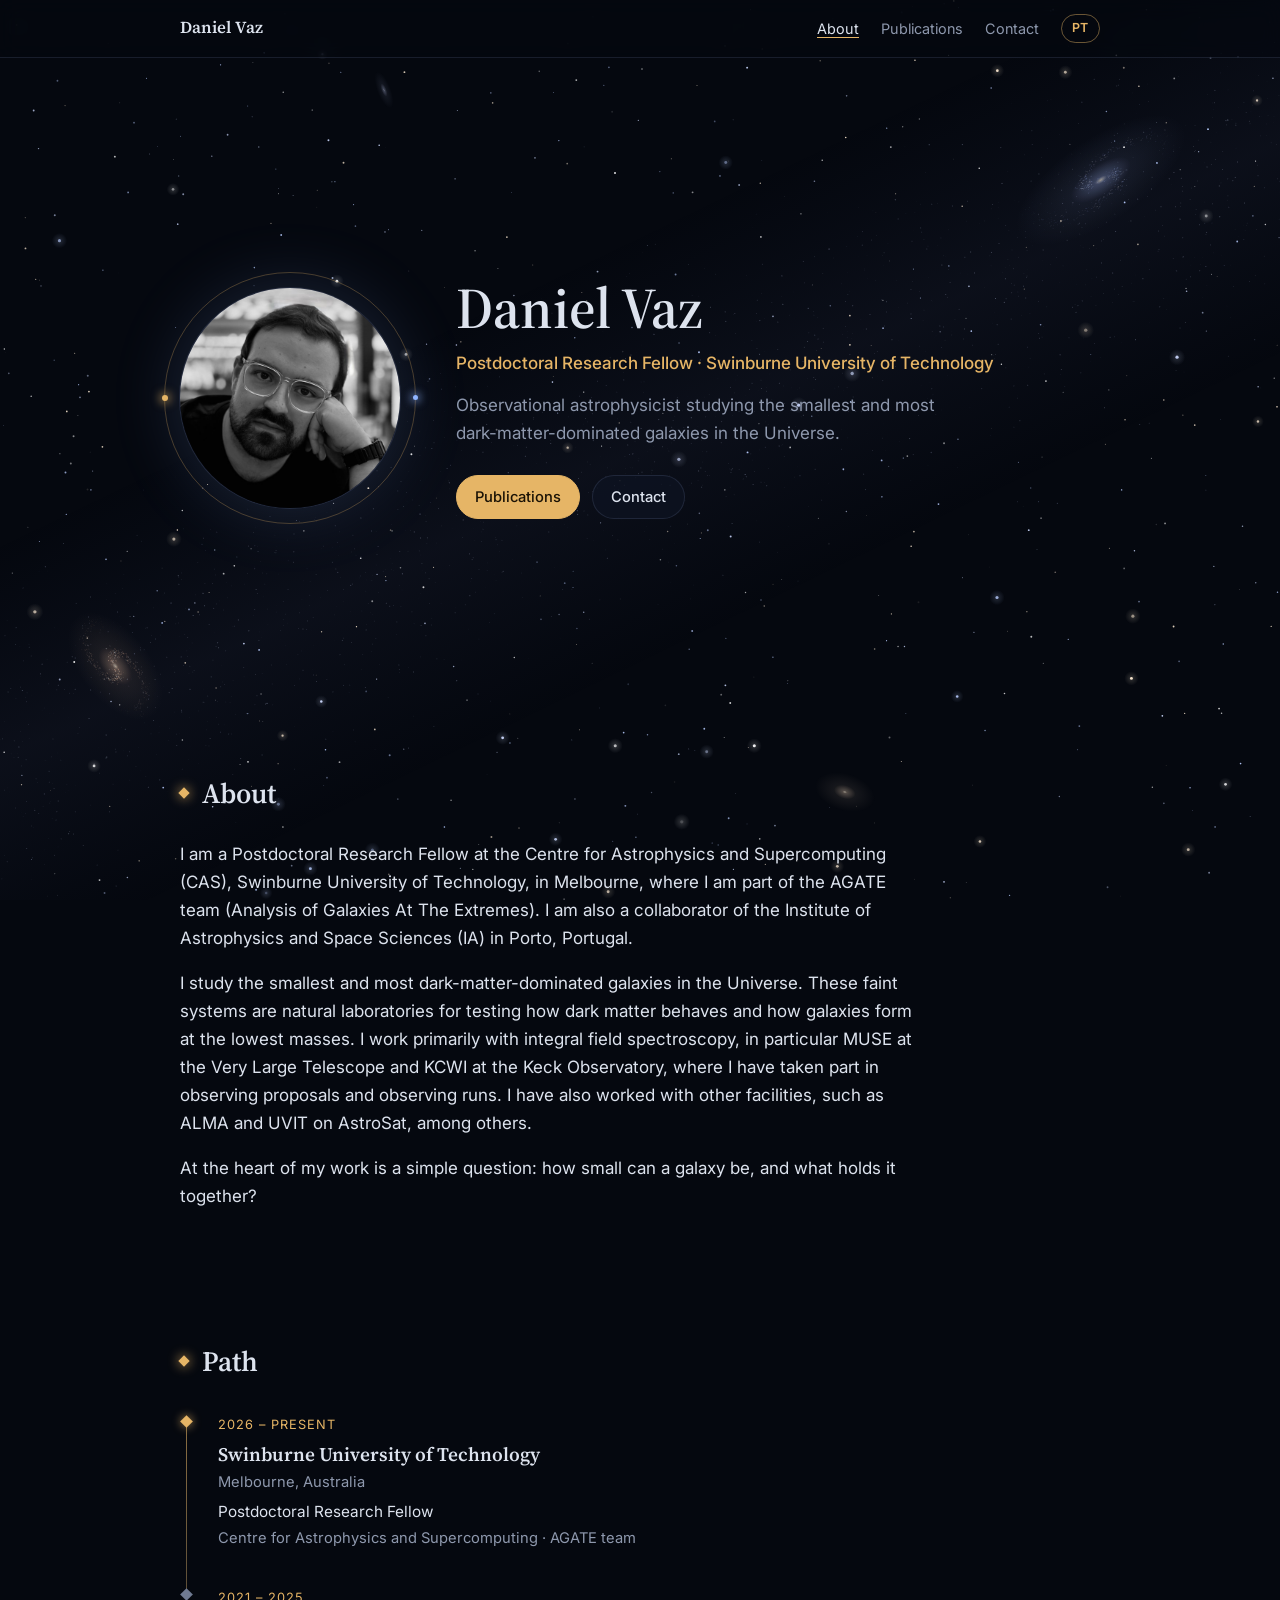
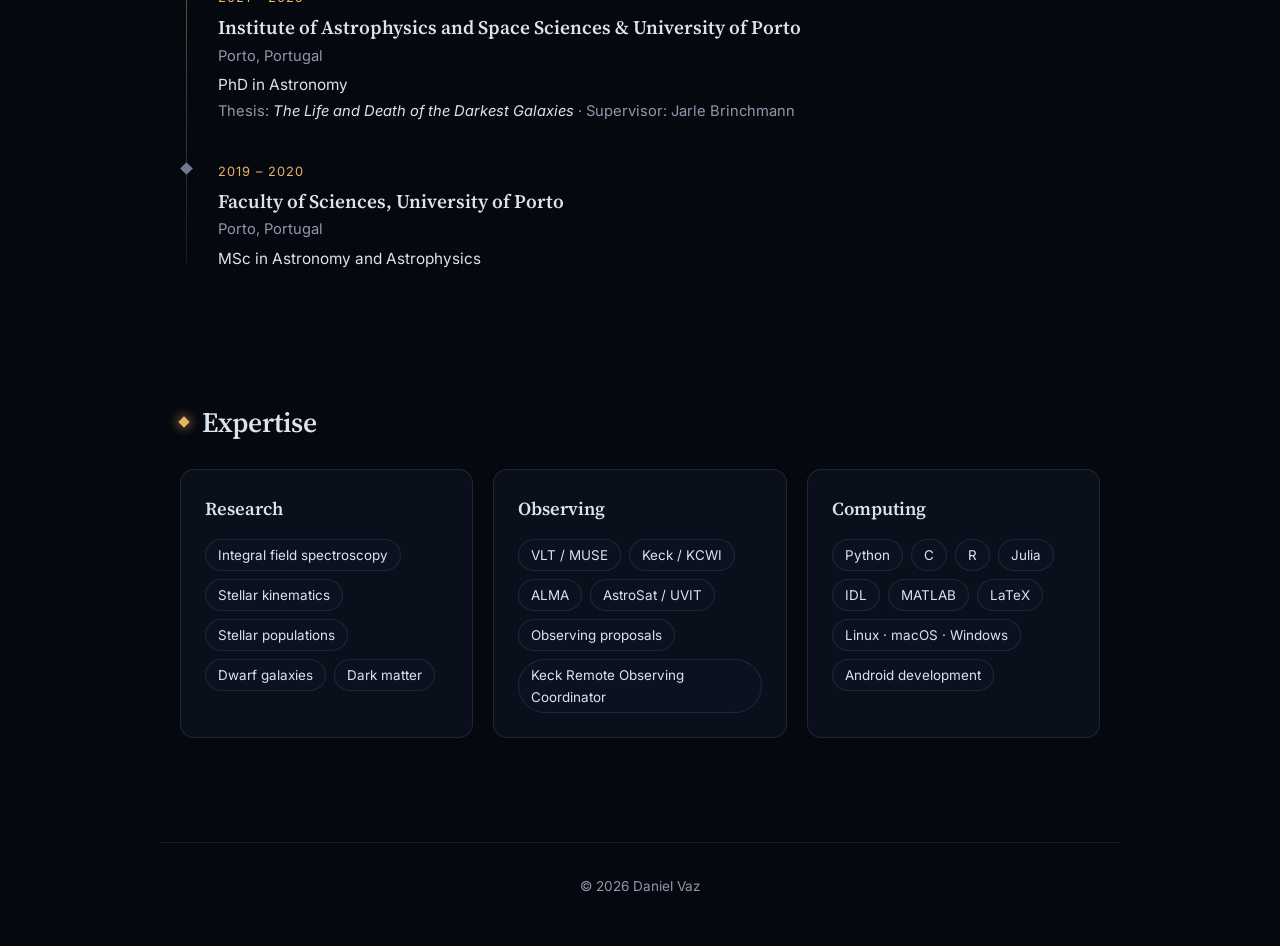
<file: index.html>
<!DOCTYPE html>

<html lang="en">
<head>
<meta charset="utf-8"/>
<meta content="width=device-width, initial-scale=1" name="viewport"/>

<title>Daniel Vaz — Astrophysicist | Swinburne University of Technology</title>
<meta content="Daniel Vaz is an astrophysicist and Postdoctoral Research Fellow at Swinburne University of Technology, Melbourne. He studies the smallest and most dark-matter-dominated galaxies in the Universe using integral field spectroscopy." name="description"/>
<meta content="Daniel Vaz" name="author"/>
<link href="https://d-vaz.github.io/" rel="canonical"/>
<link href="https://d-vaz.github.io/" hreflang="en" rel="alternate"/>
<link href="https://d-vaz.github.io/pt/" hreflang="pt" rel="alternate"/>
<link href="https://d-vaz.github.io/" hreflang="x-default" rel="alternate"/>
<meta content="Daniel Vaz — Astrophysicist | Swinburne University of Technology" property="og:title"/>
<meta content="Daniel Vaz is an astrophysicist and Postdoctoral Research Fellow at Swinburne University of Technology, Melbourne. He studies the smallest and most dark-matter-dominated galaxies in the Universe using integral field spectroscopy." property="og:description"/>
<meta content="profile" property="og:type"/>
<meta content="https://d-vaz.github.io/" property="og:url"/>
<meta content="https://d-vaz.github.io/images/daniel-vaz.jpg" property="og:image"/>
<meta content="en_GB" property="og:locale"/>
<meta content="summary" name="twitter:card"/>
<script type="application/ld+json">
{
  "@context": "https://schema.org",
  "@type": "Person",
  "name": "Daniel Vaz",
  "alternateName": [
    "Daniel A. D. Vaz"
  ],
  "url": "https://d-vaz.github.io/",
  "image": "https://d-vaz.github.io/images/daniel-vaz.jpg",
  "jobTitle": "Postdoctoral Research Fellow",
  "description": "Astrophysicist studying the smallest and most dark-matter-dominated galaxies in the Universe.",
  "worksFor": {
    "@type": "Organization",
    "name": "Swinburne University of Technology",
    "department": {
      "@type": "Organization",
      "name": "Centre for Astrophysics and Supercomputing"
    }
  },
  "affiliation": [
    {
      "@type": "Organization",
      "name": "Swinburne University of Technology"
    },
    {
      "@type": "Organization",
      "name": "Instituto de Astrofísica e Ciências do Espaço"
    }
  ],
  "alumniOf": [
    {
      "@type": "CollegeOrUniversity",
      "name": "University of Porto"
    }
  ],
  "knowsAbout": [
    "Astrophysics",
    "Astronomy",
    "Dwarf galaxies",
    "Dark matter",
    "Integral field spectroscopy",
    "Stellar kinematics",
    "Stellar populations"
  ],
  "sameAs": [
    "https://orcid.org/0000-0002-8119-6812"
  ],
  "email": "mailto:ddiasvaz@swin.edu.au"
}
</script>

<link href="data:image/svg+xml,%3Csvg xmlns='http://www.w3.org/2000/svg' viewBox='0 0 64 64'%3E%3Cdefs%3E%3CradialGradient id='a' r='50%25'%3E%3Cstop offset='0' stop-color='%23fff6e0'/%3E%3Cstop offset='.55' stop-color='%23e6b566'/%3E%3Cstop offset='1' stop-color='%23e6b566' stop-opacity='0'/%3E%3C/radialGradient%3E%3CradialGradient id='b' r='50%25'%3E%3Cstop offset='0' stop-color='%23eef3ff'/%3E%3Cstop offset='.55' stop-color='%238fb4ff'/%3E%3Cstop offset='1' stop-color='%238fb4ff' stop-opacity='0'/%3E%3C/radialGradient%3E%3C/defs%3E%3Crect width='64' height='64' rx='14' fill='%230b1020'/%3E%3Ccircle cx='32' cy='32' r='20' fill='none' stroke='%23e6b566' stroke-width='2' opacity='.55'/%3E%3Ccircle cx='17.9' cy='46.1' r='11' fill='url%28%23a%29'/%3E%3Ccircle cx='46.1' cy='17.9' r='8' fill='url%28%23b%29'/%3E%3C/svg%3E" rel="icon"/>
<link href="https://fonts.googleapis.com" rel="preconnect"/>
<link crossorigin="" href="https://fonts.gstatic.com" rel="preconnect"/>
<link href="https://fonts.googleapis.com/css2?family=Inter:wght@400;500;600&amp;family=Source+Serif+4:opsz,wght@8..60,500;8..60,600&amp;display=swap" rel="stylesheet"/>
<link href="assets/style.css" rel="stylesheet"/>
</head>
<body>
<canvas aria-hidden="true" id="sky"></canvas>
<nav class="nav">
<div class="nav-inner">
<a class="nav-name" href="index.html">Daniel Vaz</a>
<div class="nav-right">
<ul class="nav-links">
<li><a class="active" href="index.html">About</a></li>
<li><a href="publications.html">Publications</a></li>
<li><a href="contact.html">Contact</a></li>
</ul>
<a class="lang-btn" href="pt/index.html" hreflang="pt">PT</a>

</div>
</div>
</nav>
<main>
<!-- ============ HERO ============ -->
<section class="hero">
<div class="portrait">
<span aria-hidden="true">DV</span>
<img alt="Daniel Vaz, astrophysicist" onerror="this.remove()" src="images/daniel-vaz.jpg"/>
<div aria-hidden="true" class="orbit"></div>
</div>
<div>
<h1>Daniel Vaz</h1>
<p class="role">
Postdoctoral Research Fellow

        · Swinburne University of Technology
      </p>
<p class="tagline">
Observational astrophysicist studying the smallest and most dark-matter-dominated galaxies in the Universe.

</p>
<div class="links">
<a class="btn primary" href="publications.html">Publications</a>
<a class="btn" href="contact.html">Contact</a>
</div>
</div>
</section>
<!-- ============ ABOUT ============ -->
<section class="prose" id="about">
<h2>About</h2>
<div>
<p>I am a Postdoctoral Research Fellow at the Centre for Astrophysics and Supercomputing (CAS), Swinburne University of Technology, in Melbourne, where I am part of the AGATE team (Analysis of Galaxies At The Extremes). I am also a collaborator of the Institute of Astrophysics and Space Sciences (IA) in Porto, Portugal.</p>
<p>I study the smallest and most dark-matter-dominated galaxies in the Universe. These faint systems are natural laboratories for testing how dark matter behaves and how galaxies form at the lowest masses. I work primarily with integral field spectroscopy, in particular MUSE at the Very Large Telescope and KCWI at the Keck Observatory, where I have taken part in observing proposals and observing runs. I have also worked with other facilities, such as ALMA and UVIT on AstroSat, among others.</p>
<p>At the heart of my work is a simple question: how small can a galaxy be, and what holds it together?</p>
</div>

</section>
<!-- ============ TIMELINE ============ -->
<section id="path">
<h2>Path</h2>
<ol class="timeline">
<li>
<span class="tl-date">2026 – present</span>
<h3>Swinburne University of Technology</h3>
<p class="tl-place">Melbourne, Australia</p>
<p class="tl-role">Postdoctoral Research Fellow</p>
<p class="tl-note">Centre for Astrophysics and Supercomputing · AGATE team</p>
</li>
<li class="past">
<span class="tl-date">2021 – 2025</span>
<h3>Institute of Astrophysics and Space Sciences &amp; University of Porto</h3>
<p class="tl-place">Porto, Portugal</p>
<p class="tl-role">PhD in Astronomy</p>
<p class="tl-note">Thesis: <em>The Life and Death of the Darkest Galaxies</em> · Supervisor: Jarle Brinchmann</p>
</li>
<li class="past">
<span class="tl-date">2019 – 2020</span>
<h3>Faculty of Sciences, University of Porto</h3>
<p class="tl-place">Porto, Portugal</p>
<p class="tl-role">MSc in Astronomy and Astrophysics</p>
</li>
</ol>
</section>
<!-- ============ EXPERTISE ============ -->
<section id="expertise">
<h2>Expertise</h2>
<div class="grid">
<article class="card">
<h3>Research</h3>
<ul class="chips">
<li>Integral field spectroscopy</li>
<li>Stellar kinematics</li>
<li>Stellar populations</li>
<li>Dwarf galaxies</li>
<li>Dark matter</li>
</ul>
</article>
<article class="card">
<h3>Observing</h3>
<ul class="chips">
<li>VLT / MUSE</li><li>Keck / KCWI</li><li>ALMA</li><li>AstroSat / UVIT</li>
<li>Observing proposals</li>
<li>Keck Remote Observing Coordinator</li> <!-- TODO: confirm official title -->
</ul>
</article>
<article class="card">
<h3>Computing</h3>
<ul class="chips">
<li>Python</li><li>C</li><li>R</li><li>Julia</li><li>IDL</li><li>MATLAB</li>
<li>LaTeX</li><li>Linux · macOS · Windows</li>
<li>Android development</li>
</ul>
</article>
</div>
</section>
</main>
<footer>© 2026 Daniel Vaz</footer>
<!-- GoatCounter visitor counts: dashboard at https://dvaz.goatcounter.com -->
<script async="" data-goatcounter="https://dvaz.goatcounter.com/count" src="https://gc.zgo.at/count.js"></script>
<script src="assets/site.js"></script>
</body>
</html>
</file>
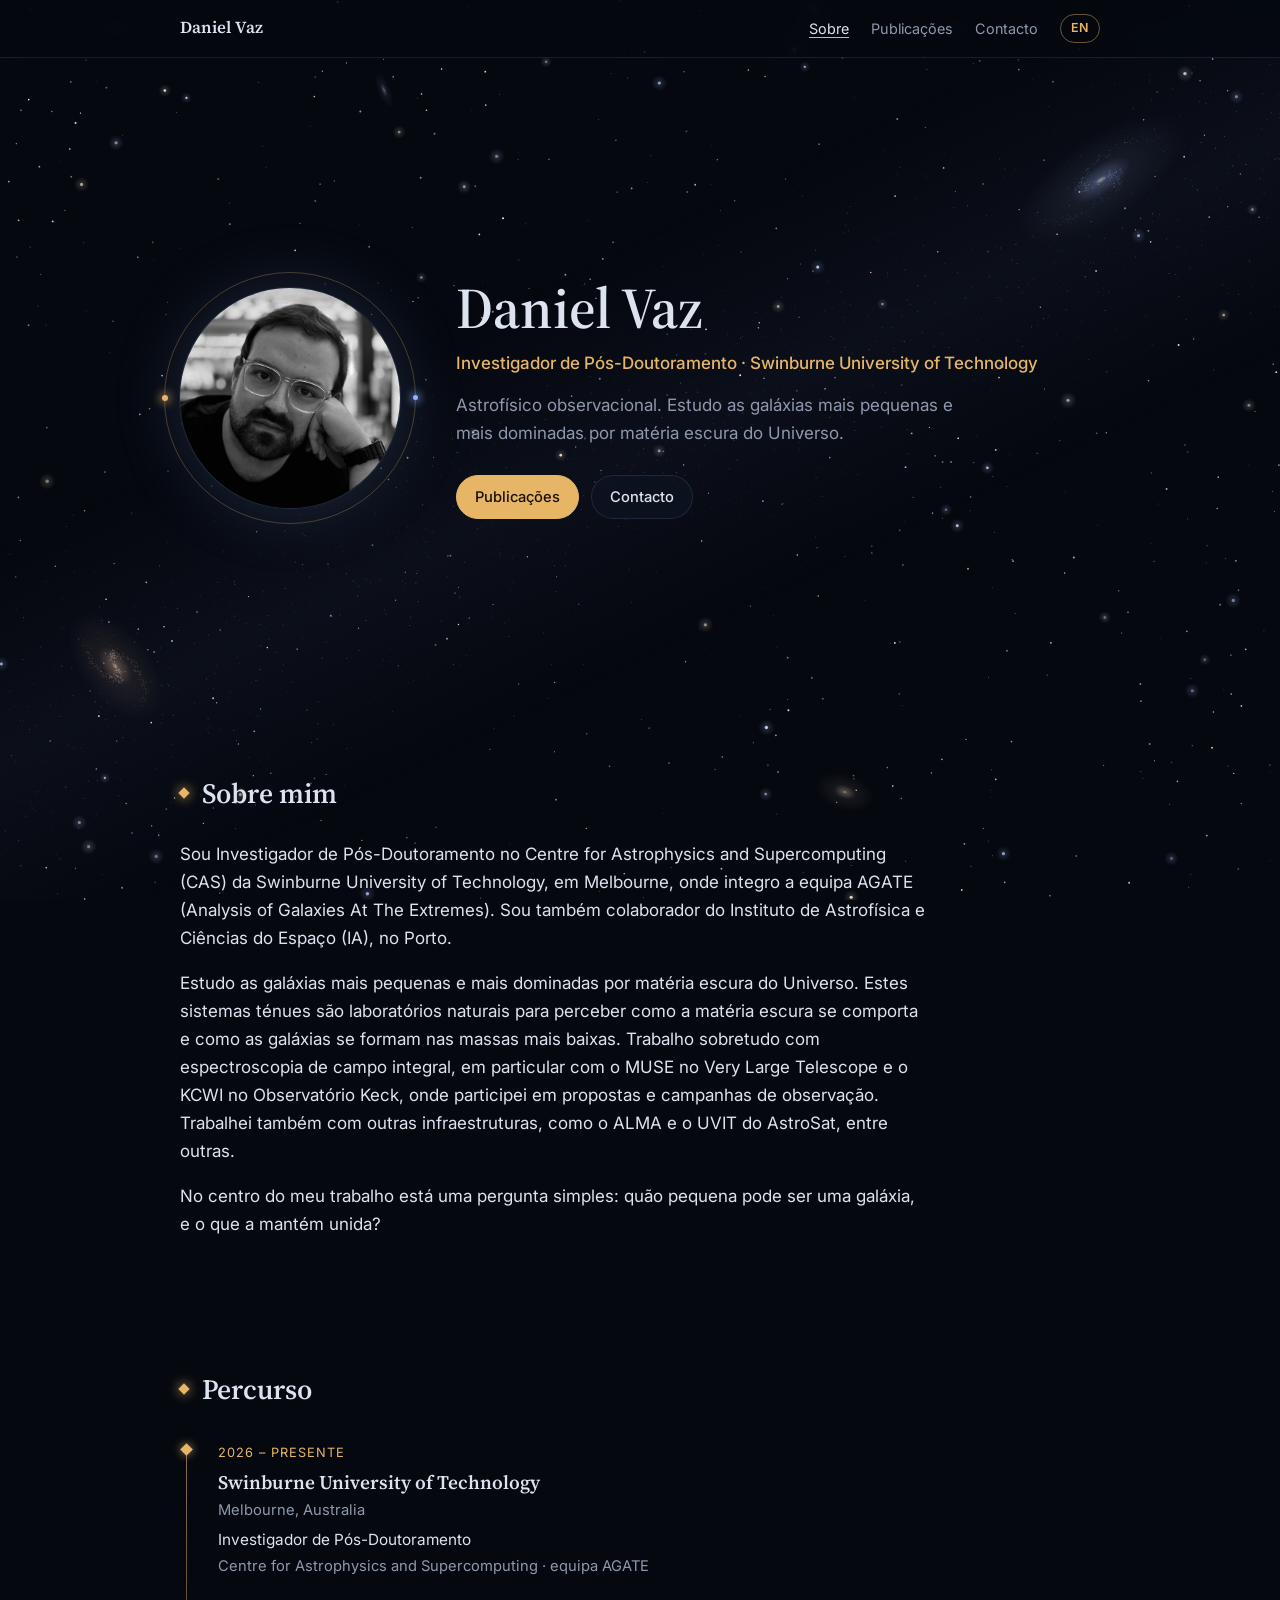
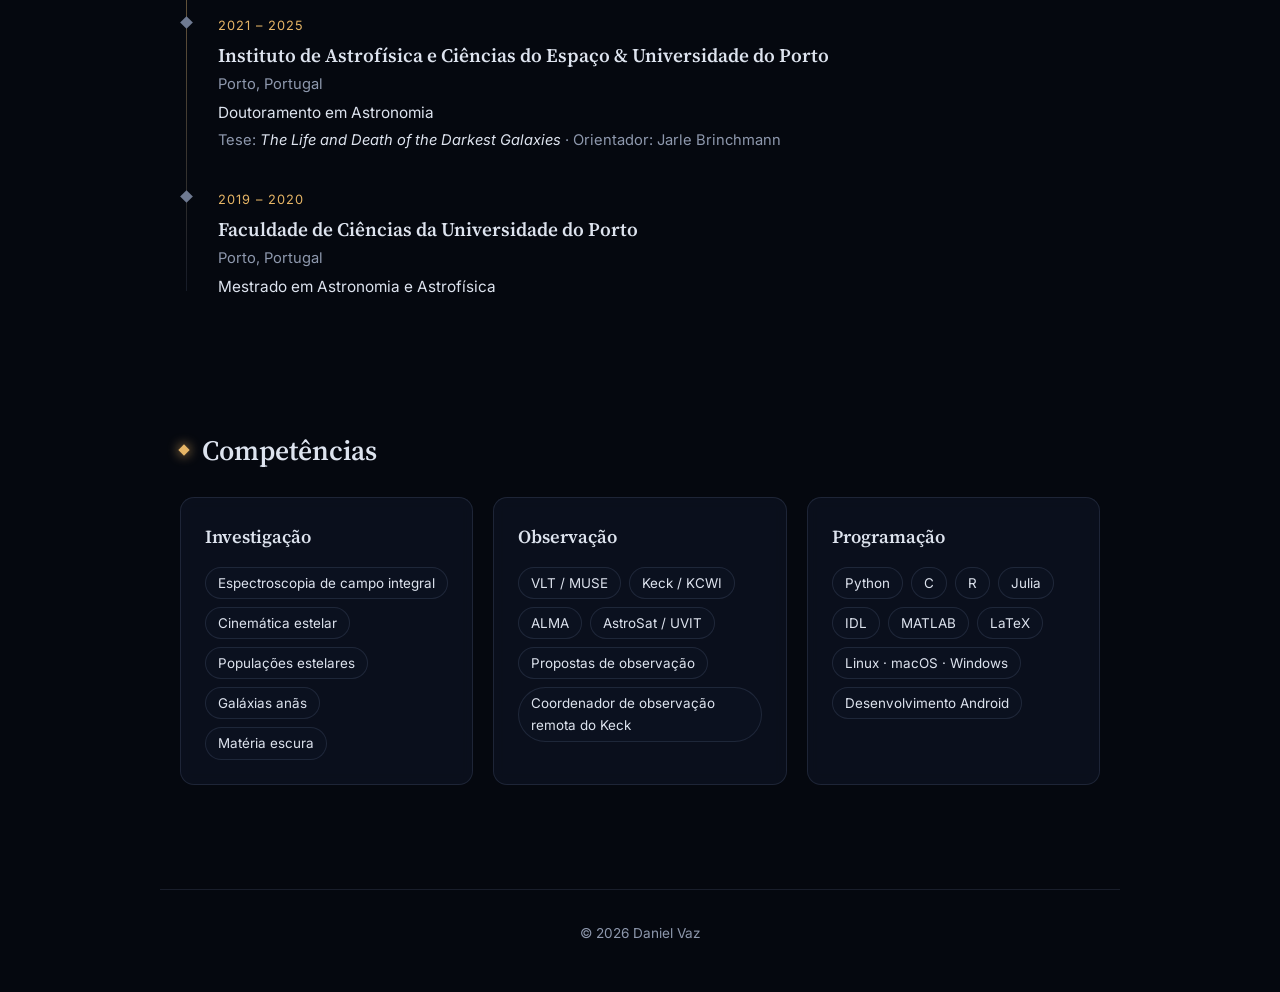
<file: pt/index.html>
<!DOCTYPE html>

<html lang="pt">
<head>
<meta charset="utf-8"/>
<meta content="width=device-width, initial-scale=1" name="viewport"/>

<title>Daniel Vaz — Astrofísico | Swinburne University of Technology</title>
<meta content="Daniel Vaz é astrofísico português e investigador de pós-doutoramento na Swinburne University of Technology, em Melbourne. Estuda as galáxias mais pequenas e mais dominadas por matéria escura do Universo." name="description"/>
<meta content="Daniel Vaz" name="author"/>
<link href="https://d-vaz.github.io/pt/" rel="canonical"/>
<link href="https://d-vaz.github.io/" hreflang="en" rel="alternate"/>
<link href="https://d-vaz.github.io/pt/" hreflang="pt" rel="alternate"/>
<link href="https://d-vaz.github.io/" hreflang="x-default" rel="alternate"/>
<meta content="Daniel Vaz — Astrofísico | Swinburne University of Technology" property="og:title"/>
<meta content="Daniel Vaz é astrofísico português e investigador de pós-doutoramento na Swinburne University of Technology, em Melbourne. Estuda as galáxias mais pequenas e mais dominadas por matéria escura do Universo." property="og:description"/>
<meta content="profile" property="og:type"/>
<meta content="https://d-vaz.github.io/pt/" property="og:url"/>
<meta content="https://d-vaz.github.io/images/daniel-vaz.jpg" property="og:image"/>
<meta content="pt_PT" property="og:locale"/>
<meta content="summary" name="twitter:card"/>
<script type="application/ld+json">
{
  "@context": "https://schema.org",
  "@type": "Person",
  "name": "Daniel Vaz",
  "alternateName": [
    "Daniel A. D. Vaz"
  ],
  "url": "https://d-vaz.github.io/",
  "image": "https://d-vaz.github.io/images/daniel-vaz.jpg",
  "jobTitle": "Postdoctoral Research Fellow",
  "description": "Astrophysicist studying the smallest and most dark-matter-dominated galaxies in the Universe.",
  "worksFor": {
    "@type": "Organization",
    "name": "Swinburne University of Technology",
    "department": {
      "@type": "Organization",
      "name": "Centre for Astrophysics and Supercomputing"
    }
  },
  "affiliation": [
    {
      "@type": "Organization",
      "name": "Swinburne University of Technology"
    },
    {
      "@type": "Organization",
      "name": "Instituto de Astrofísica e Ciências do Espaço"
    }
  ],
  "alumniOf": [
    {
      "@type": "CollegeOrUniversity",
      "name": "University of Porto"
    }
  ],
  "knowsAbout": [
    "Astrophysics",
    "Astronomy",
    "Dwarf galaxies",
    "Dark matter",
    "Integral field spectroscopy",
    "Stellar kinematics",
    "Stellar populations"
  ],
  "sameAs": [
    "https://orcid.org/0000-0002-8119-6812"
  ],
  "email": "mailto:ddiasvaz@swin.edu.au"
}
</script>

<link href="data:image/svg+xml,%3Csvg xmlns='http://www.w3.org/2000/svg' viewBox='0 0 64 64'%3E%3Cdefs%3E%3CradialGradient id='a' r='50%25'%3E%3Cstop offset='0' stop-color='%23fff6e0'/%3E%3Cstop offset='.55' stop-color='%23e6b566'/%3E%3Cstop offset='1' stop-color='%23e6b566' stop-opacity='0'/%3E%3C/radialGradient%3E%3CradialGradient id='b' r='50%25'%3E%3Cstop offset='0' stop-color='%23eef3ff'/%3E%3Cstop offset='.55' stop-color='%238fb4ff'/%3E%3Cstop offset='1' stop-color='%238fb4ff' stop-opacity='0'/%3E%3C/radialGradient%3E%3C/defs%3E%3Crect width='64' height='64' rx='14' fill='%230b1020'/%3E%3Ccircle cx='32' cy='32' r='20' fill='none' stroke='%23e6b566' stroke-width='2' opacity='.55'/%3E%3Ccircle cx='17.9' cy='46.1' r='11' fill='url%28%23a%29'/%3E%3Ccircle cx='46.1' cy='17.9' r='8' fill='url%28%23b%29'/%3E%3C/svg%3E" rel="icon"/>
<link href="https://fonts.googleapis.com" rel="preconnect"/>
<link crossorigin="" href="https://fonts.gstatic.com" rel="preconnect"/>
<link href="https://fonts.googleapis.com/css2?family=Inter:wght@400;500;600&amp;family=Source+Serif+4:opsz,wght@8..60,500;8..60,600&amp;display=swap" rel="stylesheet"/>
<link href="../assets/style.css" rel="stylesheet"/>
</head>
<body>
<canvas aria-hidden="true" id="sky"></canvas>
<nav class="nav">
<div class="nav-inner">
<a class="nav-name" href="index.html">Daniel Vaz</a>
<div class="nav-right">
<ul class="nav-links">
<li><a class="active" href="index.html">Sobre</a></li>
<li><a href="publications.html">Publicações</a></li>
<li><a href="contact.html">Contacto</a></li>
</ul>

<a class="lang-btn" href="../index.html" hreflang="en">EN</a>
</div>
</div>
</nav>
<main>
<!-- ============ HERO ============ -->
<section class="hero">
<div class="portrait">
<span aria-hidden="true">DV</span>
<img alt="Daniel Vaz, astrofísico" onerror="this.remove()" src="../images/daniel-vaz.jpg"/>
<div aria-hidden="true" class="orbit"></div>
</div>
<div>
<h1>Daniel Vaz</h1>
<p class="role">

Investigador de Pós-Doutoramento
        · Swinburne University of Technology
      </p>
<p class="tagline">

Astrofísico observacional. Estudo as galáxias mais pequenas e mais dominadas por matéria escura do Universo.
</p>
<div class="links">
<a class="btn primary" href="publications.html">Publicações</a>
<a class="btn" href="contact.html">Contacto</a>
</div>
</div>
</section>
<!-- ============ ABOUT ============ -->
<section class="prose" id="about">
<h2>Sobre mim</h2>

<div>
<p>Sou Investigador de Pós-Doutoramento no Centre for Astrophysics and Supercomputing (CAS) da Swinburne University of Technology, em Melbourne, onde integro a equipa AGATE (Analysis of Galaxies At The Extremes). Sou também colaborador do Instituto de Astrofísica e Ciências do Espaço (IA), no Porto.</p>
<p>Estudo as galáxias mais pequenas e mais dominadas por matéria escura do Universo. Estes sistemas ténues são laboratórios naturais para perceber como a matéria escura se comporta e como as galáxias se formam nas massas mais baixas. Trabalho sobretudo com espectroscopia de campo integral, em particular com o MUSE no Very Large Telescope e o KCWI no Observatório Keck, onde participei em propostas e campanhas de observação. Trabalhei também com outras infraestruturas, como o ALMA e o UVIT do AstroSat, entre outras.</p>
<p>No centro do meu trabalho está uma pergunta simples: quão pequena pode ser uma galáxia, e o que a mantém unida?</p>
</div>
</section>
<!-- ============ TIMELINE ============ -->
<section id="path">
<h2>Percurso</h2>
<ol class="timeline">
<li>
<span class="tl-date">2026 – presente</span>
<h3>Swinburne University of Technology</h3>
<p class="tl-place">Melbourne, Australia</p>
<p class="tl-role">Investigador de Pós-Doutoramento</p>
<p class="tl-note">Centre for Astrophysics and Supercomputing · equipa AGATE</p>
</li>
<li class="past">
<span class="tl-date">2021 – 2025</span>
<h3>Instituto de Astrofísica e Ciências do Espaço &amp; Universidade do Porto</h3>
<p class="tl-place">Porto, Portugal</p>
<p class="tl-role">Doutoramento em Astronomia</p>
<p class="tl-note">Tese: <em>The Life and Death of the Darkest Galaxies</em> · Orientador: Jarle Brinchmann</p>
</li>
<li class="past">
<span class="tl-date">2019 – 2020</span>
<h3>Faculdade de Ciências da Universidade do Porto</h3>
<p class="tl-place">Porto, Portugal</p>
<p class="tl-role">Mestrado em Astronomia e Astrofísica</p>
</li>
</ol>
</section>
<!-- ============ EXPERTISE ============ -->
<section id="expertise">
<h2>Competências</h2>
<div class="grid">
<article class="card">
<h3>Investigação</h3>
<ul class="chips">
<li>Espectroscopia de campo integral</li>
<li>Cinemática estelar</li>
<li>Populações estelares</li>
<li>Galáxias anãs</li>
<li>Matéria escura</li>
</ul>
</article>
<article class="card">
<h3>Observação</h3>
<ul class="chips">
<li>VLT / MUSE</li><li>Keck / KCWI</li><li>ALMA</li><li>AstroSat / UVIT</li>
<li>Propostas de observação</li>
<li>Coordenador de observação remota do Keck</li> <!-- TODO: confirm official title -->
</ul>
</article>
<article class="card">
<h3>Programação</h3>
<ul class="chips">
<li>Python</li><li>C</li><li>R</li><li>Julia</li><li>IDL</li><li>MATLAB</li>
<li>LaTeX</li><li>Linux · macOS · Windows</li>
<li>Desenvolvimento Android</li>
</ul>
</article>
</div>
</section>
</main>
<footer>© 2026 Daniel Vaz</footer>
<!-- GoatCounter visitor counts: dashboard at https://dvaz.goatcounter.com -->
<script async="" data-goatcounter="https://dvaz.goatcounter.com/count" src="https://gc.zgo.at/count.js"></script>
<script src="../assets/site.js"></script>
</body>
</html>
</file>
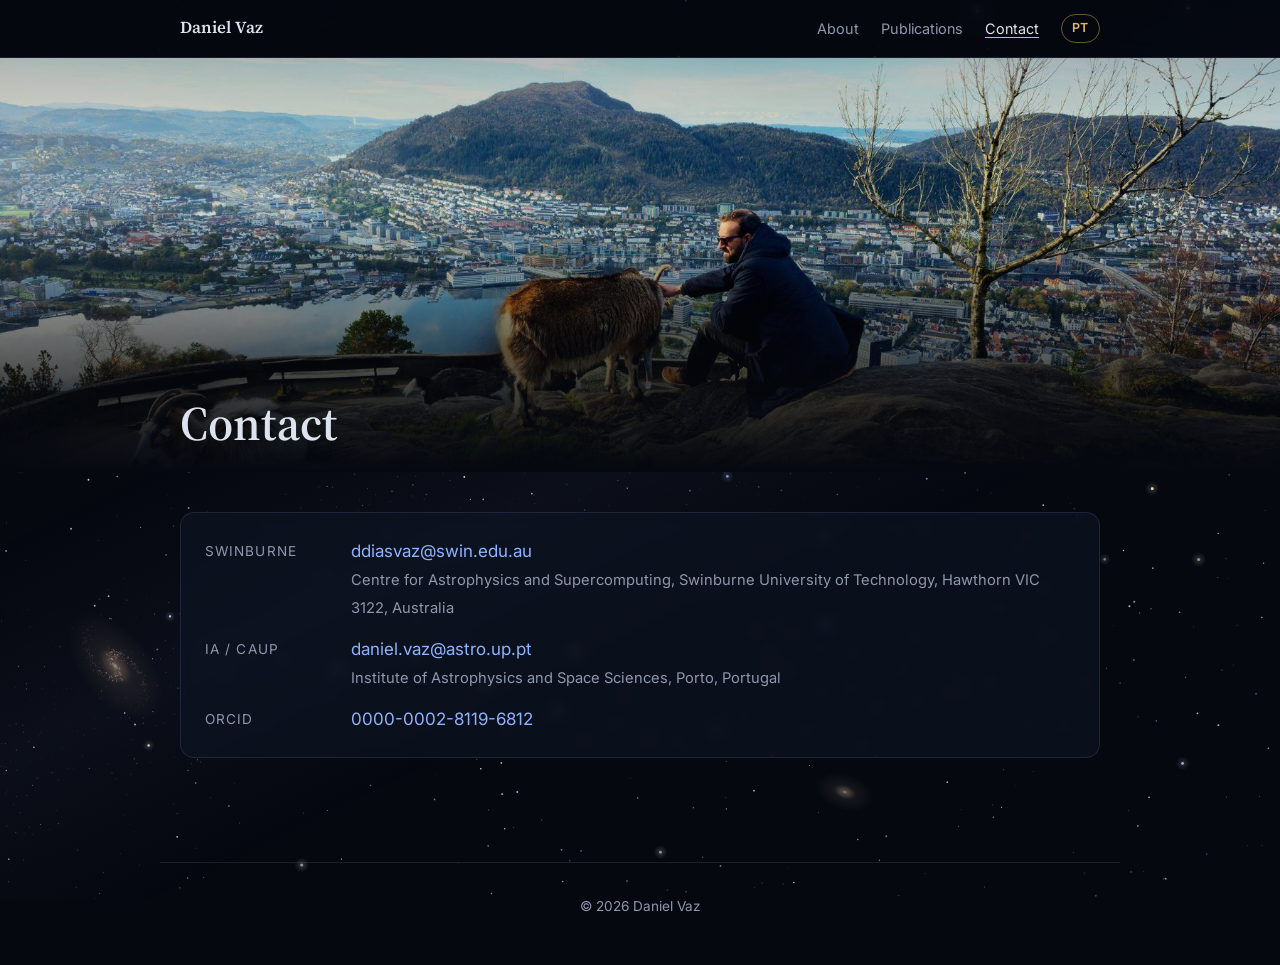
<file: contact.html>
<!DOCTYPE html>

<html lang="en">
<head>
<meta charset="utf-8"/>
<meta content="width=device-width, initial-scale=1" name="viewport"/>

<title>Contact — Daniel Vaz, Astrophysicist</title>
<meta content="Contact astrophysicist Daniel Vaz, Swinburne University of Technology and Institute of Astrophysics and Space Sciences (IA), Porto, Portugal." name="description"/>
<meta content="Daniel Vaz" name="author"/>
<link href="https://d-vaz.github.io/contact.html" rel="canonical"/>
<link href="https://d-vaz.github.io/contact.html" hreflang="en" rel="alternate"/>
<link href="https://d-vaz.github.io/pt/contact.html" hreflang="pt" rel="alternate"/>
<link href="https://d-vaz.github.io/contact.html" hreflang="x-default" rel="alternate"/>
<meta content="Contact — Daniel Vaz, Astrophysicist" property="og:title"/>
<meta content="Contact astrophysicist Daniel Vaz, Swinburne University of Technology and Institute of Astrophysics and Space Sciences (IA), Porto, Portugal." property="og:description"/>
<meta content="website" property="og:type"/>
<meta content="https://d-vaz.github.io/contact.html" property="og:url"/>
<meta content="https://d-vaz.github.io/images/daniel-vaz.jpg" property="og:image"/>
<meta content="en_GB" property="og:locale"/>
<meta content="summary" name="twitter:card"/>

<link href="data:image/svg+xml,%3Csvg xmlns='http://www.w3.org/2000/svg' viewBox='0 0 64 64'%3E%3Cdefs%3E%3CradialGradient id='a' r='50%25'%3E%3Cstop offset='0' stop-color='%23fff6e0'/%3E%3Cstop offset='.55' stop-color='%23e6b566'/%3E%3Cstop offset='1' stop-color='%23e6b566' stop-opacity='0'/%3E%3C/radialGradient%3E%3CradialGradient id='b' r='50%25'%3E%3Cstop offset='0' stop-color='%23eef3ff'/%3E%3Cstop offset='.55' stop-color='%238fb4ff'/%3E%3Cstop offset='1' stop-color='%238fb4ff' stop-opacity='0'/%3E%3C/radialGradient%3E%3C/defs%3E%3Crect width='64' height='64' rx='14' fill='%230b1020'/%3E%3Ccircle cx='32' cy='32' r='20' fill='none' stroke='%23e6b566' stroke-width='2' opacity='.55'/%3E%3Ccircle cx='17.9' cy='46.1' r='11' fill='url%28%23a%29'/%3E%3Ccircle cx='46.1' cy='17.9' r='8' fill='url%28%23b%29'/%3E%3C/svg%3E" rel="icon"/>
<link href="https://fonts.googleapis.com" rel="preconnect"/>
<link crossorigin="" href="https://fonts.gstatic.com" rel="preconnect"/>
<link href="https://fonts.googleapis.com/css2?family=Inter:wght@400;500;600&amp;family=Source+Serif+4:opsz,wght@8..60,500;8..60,600&amp;display=swap" rel="stylesheet"/>
<link href="assets/style.css" rel="stylesheet"/>
</head>
<body>
<canvas aria-hidden="true" id="sky"></canvas>
<nav class="nav">
<div class="nav-inner">
<a class="nav-name" href="index.html">Daniel Vaz</a>
<div class="nav-right">
<ul class="nav-links">
<li><a href="index.html">About</a></li>
<li><a href="publications.html">Publications</a></li>
<li><a class="active" href="contact.html">Contact</a></li>
</ul>
<a class="lang-btn" href="pt/contact.html" hreflang="pt">PT</a>

</div>
</div>
</nav>
<header class="banner" style="--pos: 58% 55%">
<img alt="Daniel Vaz overlooking Bergen, Norway" src="images/daniel-vaz-bergen.jpg"/>
<div class="banner-inner">
<h1>Contact</h1>
</div>
</header>
<main>
<section>
<div class="card">
<ul class="contact-list">
<li>
<span class="label">Swinburne</span>
<span><a href="mailto:ddiasvaz@swin.edu.au">ddiasvaz@swin.edu.au</a><br/>
<span class="tl-note">Centre for Astrophysics and Supercomputing, Swinburne University of Technology, Hawthorn VIC 3122, Australia</span></span>
</li>
<li>
<span class="label">IA / CAUP</span>
<span><a href="mailto:daniel.vaz@astro.up.pt">daniel.vaz@astro.up.pt</a><br/>
<span class="tl-note">Institute of Astrophysics and Space Sciences, Porto, Portugal</span></span>
</li>
<li>
<span class="label">ORCID</span>
<a href="https://orcid.org/0000-0002-8119-6812" rel="noopener" target="_blank">0000-0002-8119-6812</a>
</li>
<!-- CV: uncomment when cv.pdf is in the repository
        <li>
          <span class="label">CV</span>
          <a href="cv.pdf" target="_blank" rel="noopener"><span lang="en">Download (PDF)</span><span lang="pt">Descarregar (PDF)</span></a>
        </li>
        -->
</ul>
</div>
</section>
</main>
<footer>© 2026 Daniel Vaz</footer>
<!-- GoatCounter visitor counts: dashboard at https://dvaz.goatcounter.com -->
<script async="" data-goatcounter="https://dvaz.goatcounter.com/count" src="https://gc.zgo.at/count.js"></script>
<script src="assets/site.js"></script>
</body>
</html>
</file>
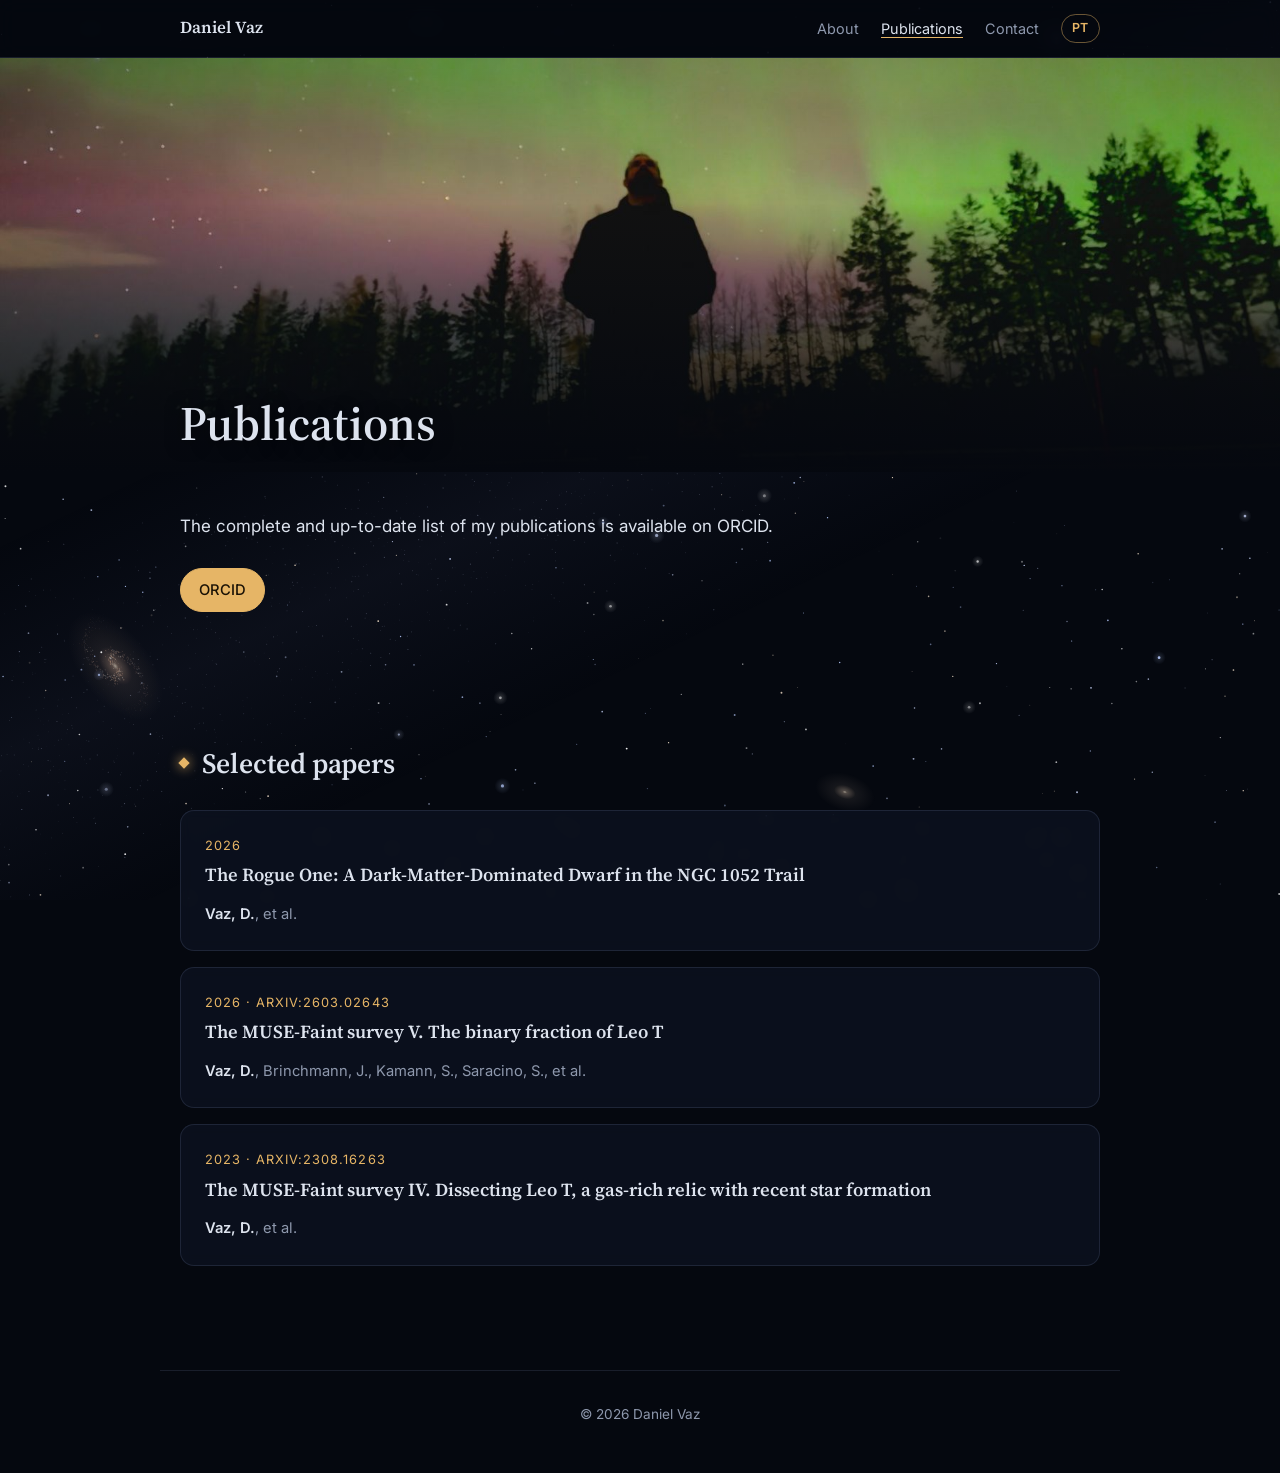
<file: publications.html>
<!DOCTYPE html>

<html lang="en">
<head>
<meta charset="utf-8"/>
<meta content="width=device-width, initial-scale=1" name="viewport"/>

<title>Publications — Daniel Vaz, Astrophysicist</title>
<meta content="Publications by astrophysicist Daniel Vaz on dwarf galaxies, dark matter and integral field spectroscopy." name="description"/>
<meta content="Daniel Vaz" name="author"/>
<link href="https://d-vaz.github.io/publications.html" rel="canonical"/>
<link href="https://d-vaz.github.io/publications.html" hreflang="en" rel="alternate"/>
<link href="https://d-vaz.github.io/pt/publications.html" hreflang="pt" rel="alternate"/>
<link href="https://d-vaz.github.io/publications.html" hreflang="x-default" rel="alternate"/>
<meta content="Publications — Daniel Vaz, Astrophysicist" property="og:title"/>
<meta content="Publications by astrophysicist Daniel Vaz on dwarf galaxies, dark matter and integral field spectroscopy." property="og:description"/>
<meta content="website" property="og:type"/>
<meta content="https://d-vaz.github.io/publications.html" property="og:url"/>
<meta content="https://d-vaz.github.io/images/daniel-vaz.jpg" property="og:image"/>
<meta content="en_GB" property="og:locale"/>
<meta content="summary" name="twitter:card"/>

<link href="data:image/svg+xml,%3Csvg xmlns='http://www.w3.org/2000/svg' viewBox='0 0 64 64'%3E%3Cdefs%3E%3CradialGradient id='a' r='50%25'%3E%3Cstop offset='0' stop-color='%23fff6e0'/%3E%3Cstop offset='.55' stop-color='%23e6b566'/%3E%3Cstop offset='1' stop-color='%23e6b566' stop-opacity='0'/%3E%3C/radialGradient%3E%3CradialGradient id='b' r='50%25'%3E%3Cstop offset='0' stop-color='%23eef3ff'/%3E%3Cstop offset='.55' stop-color='%238fb4ff'/%3E%3Cstop offset='1' stop-color='%238fb4ff' stop-opacity='0'/%3E%3C/radialGradient%3E%3C/defs%3E%3Crect width='64' height='64' rx='14' fill='%230b1020'/%3E%3Ccircle cx='32' cy='32' r='20' fill='none' stroke='%23e6b566' stroke-width='2' opacity='.55'/%3E%3Ccircle cx='17.9' cy='46.1' r='11' fill='url%28%23a%29'/%3E%3Ccircle cx='46.1' cy='17.9' r='8' fill='url%28%23b%29'/%3E%3C/svg%3E" rel="icon"/>
<link href="https://fonts.googleapis.com" rel="preconnect"/>
<link crossorigin="" href="https://fonts.gstatic.com" rel="preconnect"/>
<link href="https://fonts.googleapis.com/css2?family=Inter:wght@400;500;600&amp;family=Source+Serif+4:opsz,wght@8..60,500;8..60,600&amp;display=swap" rel="stylesheet"/>
<link href="assets/style.css" rel="stylesheet"/>
</head>
<body>
<canvas aria-hidden="true" id="sky"></canvas>
<nav class="nav">
<div class="nav-inner">
<a class="nav-name" href="index.html">Daniel Vaz</a>
<div class="nav-right">
<ul class="nav-links">
<li><a href="index.html">About</a></li>
<li><a class="active" href="publications.html">Publications</a></li>
<li><a href="contact.html">Contact</a></li>
</ul>
<a class="lang-btn" href="pt/publications.html" hreflang="pt">PT</a>

</div>
</div>
</nav>
<header class="banner" style="--pos: 50% 62%">
<img alt="Daniel Vaz under the northern lights" src="images/daniel-vaz-aurora.jpg"/>
<div class="banner-inner">
<h1>Publications</h1>
</div>
</header>
<main>
<section class="prose">
<p>
The complete and up-to-date list of my publications is available on ORCID.

</p>
<div class="links">
<a class="btn primary" href="https://orcid.org/0000-0002-8119-6812" rel="noopener" target="_blank">ORCID</a>
<!-- <a class="btn" href="ADS_LINK" target="_blank" rel="noopener">NASA/ADS</a>   TODO: add when the ADS library is ready -->
</div>
</section>
<section>
<h2>Selected papers</h2>
<!-- Newest first. Copy one <li> block to add a paper. -->
<ol class="pubs">
<li class="card">
<p class="pub-meta">2026</p> <!-- TODO: add journal reference / arXiv number -->
<h3 class="pub-title">The Rogue One: A Dark-Matter-Dominated Dwarf in the NGC 1052 Trail</h3> <!-- TODO: wrap title in <a href="..."> when you have the link -->
<p class="pub-authors"><strong>Vaz, D.</strong>, et al.</p>
</li>
<li class="card">
<p class="pub-meta">2026 · arXiv:2603.02643</p>
<h3 class="pub-title"><a href="https://arxiv.org/abs/2603.02643" rel="noopener" target="_blank">The MUSE-Faint survey V. The binary fraction of Leo T</a></h3>
<p class="pub-authors"><strong>Vaz, D.</strong>, Brinchmann, J., Kamann, S., Saracino, S., et al.</p>
</li>
<li class="card">
<p class="pub-meta">2023 · arXiv:2308.16263</p>
<h3 class="pub-title"><a href="https://arxiv.org/abs/2308.16263" rel="noopener" target="_blank">The MUSE-Faint survey IV. Dissecting Leo T, a gas-rich relic with recent star formation</a></h3>
<p class="pub-authors"><strong>Vaz, D.</strong>, et al.</p>
</li>
</ol>
</section>
</main>
<footer>© 2026 Daniel Vaz</footer>
<!-- GoatCounter visitor counts: dashboard at https://dvaz.goatcounter.com -->
<script async="" data-goatcounter="https://dvaz.goatcounter.com/count" src="https://gc.zgo.at/count.js"></script>
<script src="assets/site.js"></script>
</body>
</html>
</file>
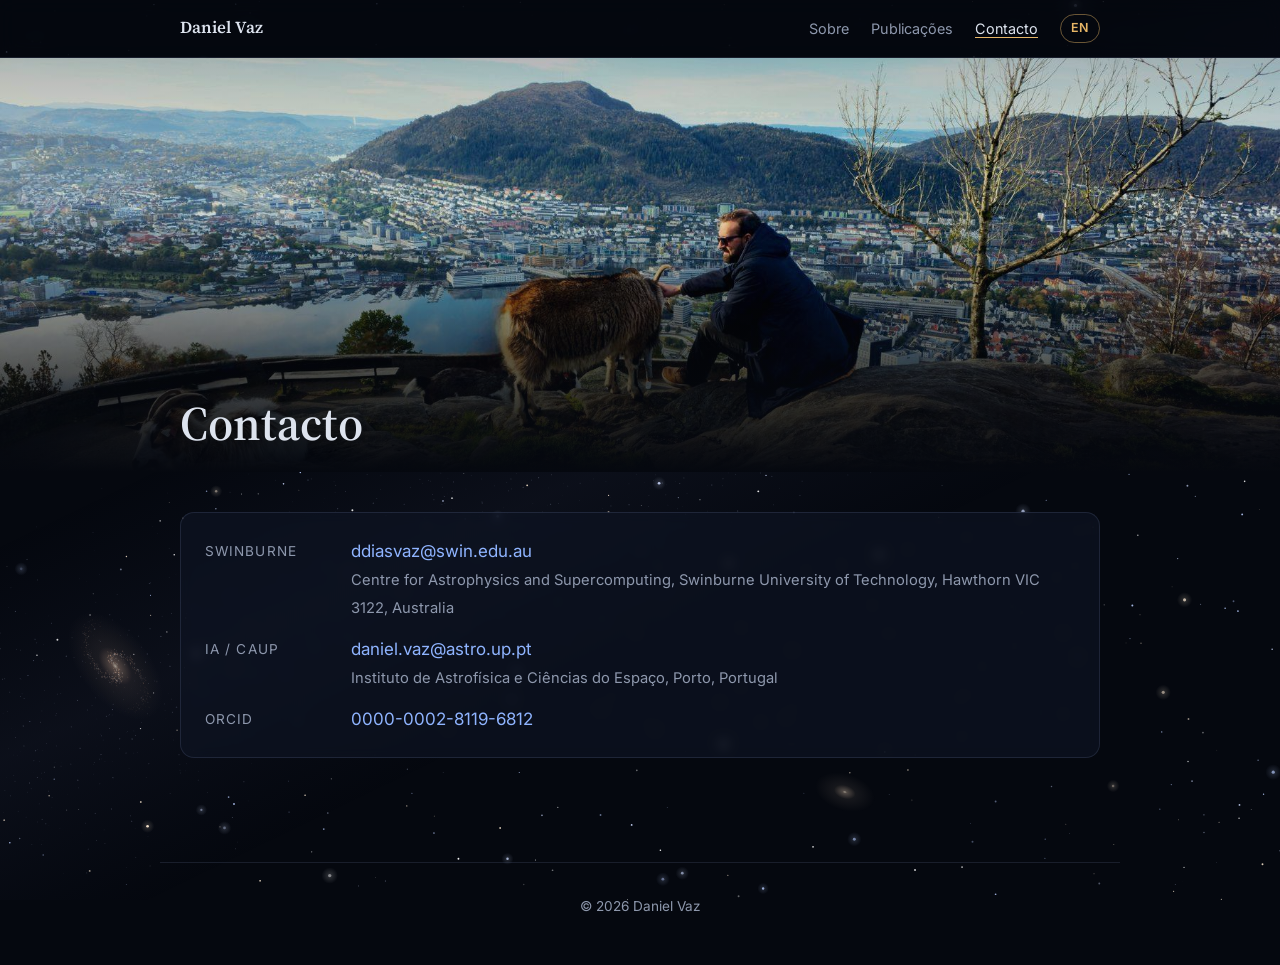
<file: pt/contact.html>
<!DOCTYPE html>

<html lang="pt">
<head>
<meta charset="utf-8"/>
<meta content="width=device-width, initial-scale=1" name="viewport"/>

<title>Contacto — Daniel Vaz, Astrofísico</title>
<meta content="Contactar o astrofísico Daniel Vaz, Swinburne University of Technology e Instituto de Astrofísica e Ciências do Espaço (IA), Porto." name="description"/>
<meta content="Daniel Vaz" name="author"/>
<link href="https://d-vaz.github.io/pt/contact.html" rel="canonical"/>
<link href="https://d-vaz.github.io/contact.html" hreflang="en" rel="alternate"/>
<link href="https://d-vaz.github.io/pt/contact.html" hreflang="pt" rel="alternate"/>
<link href="https://d-vaz.github.io/contact.html" hreflang="x-default" rel="alternate"/>
<meta content="Contacto — Daniel Vaz, Astrofísico" property="og:title"/>
<meta content="Contactar o astrofísico Daniel Vaz, Swinburne University of Technology e Instituto de Astrofísica e Ciências do Espaço (IA), Porto." property="og:description"/>
<meta content="website" property="og:type"/>
<meta content="https://d-vaz.github.io/pt/contact.html" property="og:url"/>
<meta content="https://d-vaz.github.io/images/daniel-vaz.jpg" property="og:image"/>
<meta content="pt_PT" property="og:locale"/>
<meta content="summary" name="twitter:card"/>

<link href="data:image/svg+xml,%3Csvg xmlns='http://www.w3.org/2000/svg' viewBox='0 0 64 64'%3E%3Cdefs%3E%3CradialGradient id='a' r='50%25'%3E%3Cstop offset='0' stop-color='%23fff6e0'/%3E%3Cstop offset='.55' stop-color='%23e6b566'/%3E%3Cstop offset='1' stop-color='%23e6b566' stop-opacity='0'/%3E%3C/radialGradient%3E%3CradialGradient id='b' r='50%25'%3E%3Cstop offset='0' stop-color='%23eef3ff'/%3E%3Cstop offset='.55' stop-color='%238fb4ff'/%3E%3Cstop offset='1' stop-color='%238fb4ff' stop-opacity='0'/%3E%3C/radialGradient%3E%3C/defs%3E%3Crect width='64' height='64' rx='14' fill='%230b1020'/%3E%3Ccircle cx='32' cy='32' r='20' fill='none' stroke='%23e6b566' stroke-width='2' opacity='.55'/%3E%3Ccircle cx='17.9' cy='46.1' r='11' fill='url%28%23a%29'/%3E%3Ccircle cx='46.1' cy='17.9' r='8' fill='url%28%23b%29'/%3E%3C/svg%3E" rel="icon"/>
<link href="https://fonts.googleapis.com" rel="preconnect"/>
<link crossorigin="" href="https://fonts.gstatic.com" rel="preconnect"/>
<link href="https://fonts.googleapis.com/css2?family=Inter:wght@400;500;600&amp;family=Source+Serif+4:opsz,wght@8..60,500;8..60,600&amp;display=swap" rel="stylesheet"/>
<link href="../assets/style.css" rel="stylesheet"/>
</head>
<body>
<canvas aria-hidden="true" id="sky"></canvas>
<nav class="nav">
<div class="nav-inner">
<a class="nav-name" href="index.html">Daniel Vaz</a>
<div class="nav-right">
<ul class="nav-links">
<li><a href="index.html">Sobre</a></li>
<li><a href="publications.html">Publicações</a></li>
<li><a class="active" href="contact.html">Contacto</a></li>
</ul>

<a class="lang-btn" href="../contact.html" hreflang="en">EN</a>
</div>
</div>
</nav>
<header class="banner" style="--pos: 58% 55%">
<img alt="Daniel Vaz com vista sobre Bergen, Noruega" src="../images/daniel-vaz-bergen.jpg"/>
<div class="banner-inner">
<h1>Contacto</h1>
</div>
</header>
<main>
<section>
<div class="card">
<ul class="contact-list">
<li>
<span class="label">Swinburne</span>
<span><a href="mailto:ddiasvaz@swin.edu.au">ddiasvaz@swin.edu.au</a><br/>
<span class="tl-note">Centre for Astrophysics and Supercomputing, Swinburne University of Technology, Hawthorn VIC 3122, Australia</span></span>
</li>
<li>
<span class="label">IA / CAUP</span>
<span><a href="mailto:daniel.vaz@astro.up.pt">daniel.vaz@astro.up.pt</a><br/>
<span class="tl-note">Instituto de Astrofísica e Ciências do Espaço, Porto, Portugal</span></span>
</li>
<li>
<span class="label">ORCID</span>
<a href="https://orcid.org/0000-0002-8119-6812" rel="noopener" target="_blank">0000-0002-8119-6812</a>
</li>
<!-- CV: uncomment when cv.pdf is in the repository
        <li>
          <span class="label">CV</span>
          <a href="cv.pdf" target="_blank" rel="noopener"><span lang="en">Download (PDF)</span><span lang="pt">Descarregar (PDF)</span></a>
        </li>
        -->
</ul>
</div>
</section>
</main>
<footer>© 2026 Daniel Vaz</footer>
<!-- GoatCounter visitor counts: dashboard at https://dvaz.goatcounter.com -->
<script async="" data-goatcounter="https://dvaz.goatcounter.com/count" src="https://gc.zgo.at/count.js"></script>
<script src="../assets/site.js"></script>
</body>
</html>
</file>
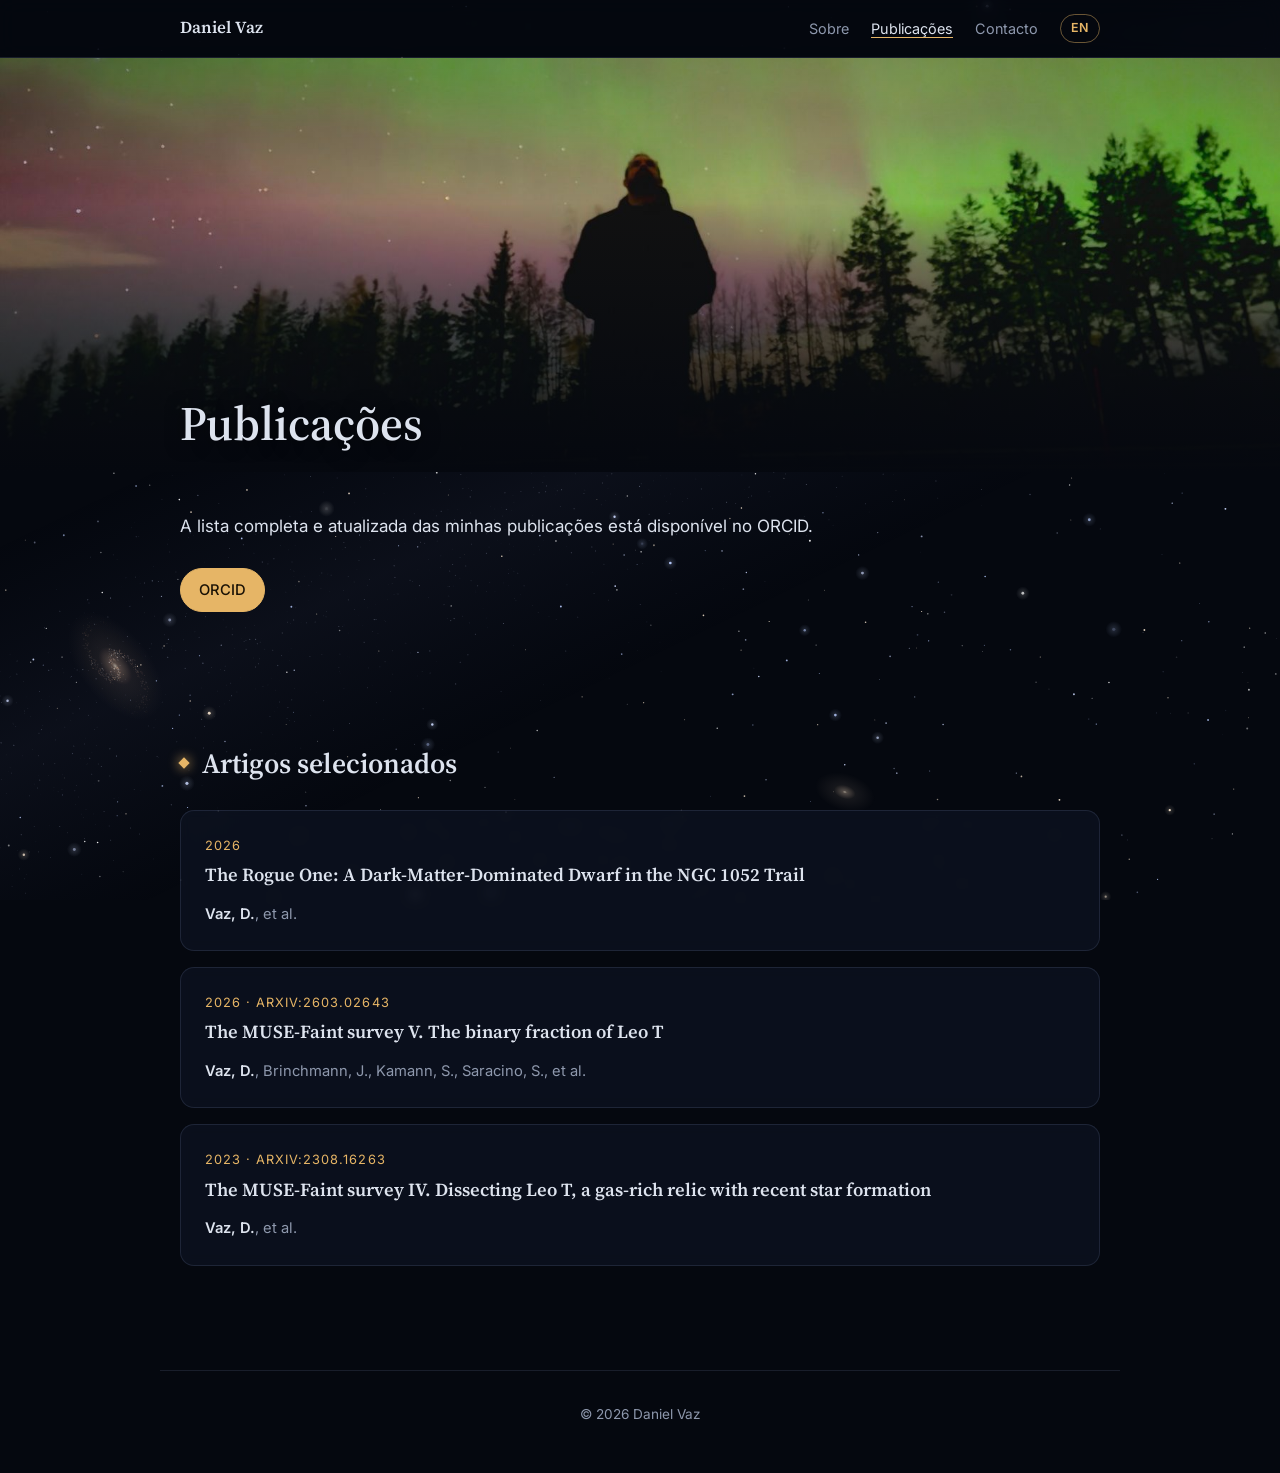
<file: pt/publications.html>
<!DOCTYPE html>

<html lang="pt">
<head>
<meta charset="utf-8"/>
<meta content="width=device-width, initial-scale=1" name="viewport"/>

<title>Publicações — Daniel Vaz, Astrofísico</title>
<meta content="Publicações do astrofísico Daniel Vaz sobre galáxias anãs, matéria escura e espectroscopia de campo integral." name="description"/>
<meta content="Daniel Vaz" name="author"/>
<link href="https://d-vaz.github.io/pt/publications.html" rel="canonical"/>
<link href="https://d-vaz.github.io/publications.html" hreflang="en" rel="alternate"/>
<link href="https://d-vaz.github.io/pt/publications.html" hreflang="pt" rel="alternate"/>
<link href="https://d-vaz.github.io/publications.html" hreflang="x-default" rel="alternate"/>
<meta content="Publicações — Daniel Vaz, Astrofísico" property="og:title"/>
<meta content="Publicações do astrofísico Daniel Vaz sobre galáxias anãs, matéria escura e espectroscopia de campo integral." property="og:description"/>
<meta content="website" property="og:type"/>
<meta content="https://d-vaz.github.io/pt/publications.html" property="og:url"/>
<meta content="https://d-vaz.github.io/images/daniel-vaz.jpg" property="og:image"/>
<meta content="pt_PT" property="og:locale"/>
<meta content="summary" name="twitter:card"/>

<link href="data:image/svg+xml,%3Csvg xmlns='http://www.w3.org/2000/svg' viewBox='0 0 64 64'%3E%3Cdefs%3E%3CradialGradient id='a' r='50%25'%3E%3Cstop offset='0' stop-color='%23fff6e0'/%3E%3Cstop offset='.55' stop-color='%23e6b566'/%3E%3Cstop offset='1' stop-color='%23e6b566' stop-opacity='0'/%3E%3C/radialGradient%3E%3CradialGradient id='b' r='50%25'%3E%3Cstop offset='0' stop-color='%23eef3ff'/%3E%3Cstop offset='.55' stop-color='%238fb4ff'/%3E%3Cstop offset='1' stop-color='%238fb4ff' stop-opacity='0'/%3E%3C/radialGradient%3E%3C/defs%3E%3Crect width='64' height='64' rx='14' fill='%230b1020'/%3E%3Ccircle cx='32' cy='32' r='20' fill='none' stroke='%23e6b566' stroke-width='2' opacity='.55'/%3E%3Ccircle cx='17.9' cy='46.1' r='11' fill='url%28%23a%29'/%3E%3Ccircle cx='46.1' cy='17.9' r='8' fill='url%28%23b%29'/%3E%3C/svg%3E" rel="icon"/>
<link href="https://fonts.googleapis.com" rel="preconnect"/>
<link crossorigin="" href="https://fonts.gstatic.com" rel="preconnect"/>
<link href="https://fonts.googleapis.com/css2?family=Inter:wght@400;500;600&amp;family=Source+Serif+4:opsz,wght@8..60,500;8..60,600&amp;display=swap" rel="stylesheet"/>
<link href="../assets/style.css" rel="stylesheet"/>
</head>
<body>
<canvas aria-hidden="true" id="sky"></canvas>
<nav class="nav">
<div class="nav-inner">
<a class="nav-name" href="index.html">Daniel Vaz</a>
<div class="nav-right">
<ul class="nav-links">
<li><a href="index.html">Sobre</a></li>
<li><a class="active" href="publications.html">Publicações</a></li>
<li><a href="contact.html">Contacto</a></li>
</ul>

<a class="lang-btn" href="../publications.html" hreflang="en">EN</a>
</div>
</div>
</nav>
<header class="banner" style="--pos: 50% 62%">
<img alt="Daniel Vaz sob a aurora boreal" src="../images/daniel-vaz-aurora.jpg"/>
<div class="banner-inner">
<h1>Publicações</h1>
</div>
</header>
<main>
<section class="prose">
<p>

A lista completa e atualizada das minhas publicações está disponível no ORCID.
</p>
<div class="links">
<a class="btn primary" href="https://orcid.org/0000-0002-8119-6812" rel="noopener" target="_blank">ORCID</a>
<!-- <a class="btn" href="ADS_LINK" target="_blank" rel="noopener">NASA/ADS</a>   TODO: add when the ADS library is ready -->
</div>
</section>
<section>
<h2>Artigos selecionados</h2>
<!-- Newest first. Copy one <li> block to add a paper. -->
<ol class="pubs">
<li class="card">
<p class="pub-meta">2026</p> <!-- TODO: add journal reference / arXiv number -->
<h3 class="pub-title">The Rogue One: A Dark-Matter-Dominated Dwarf in the NGC 1052 Trail</h3> <!-- TODO: wrap title in <a href="..."> when you have the link -->
<p class="pub-authors"><strong>Vaz, D.</strong>, et al.</p>
</li>
<li class="card">
<p class="pub-meta">2026 · arXiv:2603.02643</p>
<h3 class="pub-title"><a href="https://arxiv.org/abs/2603.02643" rel="noopener" target="_blank">The MUSE-Faint survey V. The binary fraction of Leo T</a></h3>
<p class="pub-authors"><strong>Vaz, D.</strong>, Brinchmann, J., Kamann, S., Saracino, S., et al.</p>
</li>
<li class="card">
<p class="pub-meta">2023 · arXiv:2308.16263</p>
<h3 class="pub-title"><a href="https://arxiv.org/abs/2308.16263" rel="noopener" target="_blank">The MUSE-Faint survey IV. Dissecting Leo T, a gas-rich relic with recent star formation</a></h3>
<p class="pub-authors"><strong>Vaz, D.</strong>, et al.</p>
</li>
</ol>
</section>
</main>
<footer>© 2026 Daniel Vaz</footer>
<!-- GoatCounter visitor counts: dashboard at https://dvaz.goatcounter.com -->
<script async="" data-goatcounter="https://dvaz.goatcounter.com/count" src="https://gc.zgo.at/count.js"></script>
<script src="../assets/site.js"></script>
</body>
</html>
</file>
<file: assets/style.css>
/* ============ THEME TOKENS (change colours here) ============ */
:root {
  --bg: #05080f;                       /* night sky */
  --surface: rgba(14, 20, 36, 0.66);   /* cards (semi-transparent, stars show through) */
  --surface-hover: rgba(20, 28, 50, 0.80);
  --border: rgba(150, 172, 220, 0.14);
  --text: #dde3ee;
  --muted: #8e98ad;
  --accent: #e6b566;                   /* warm starlight */
  --accent-2: #8fb4ff;                 /* cool blue for links */
  --radius: 14px;
  --maxw: 960px;
  --serif: "Source Serif 4", Georgia, serif;
  --sans: "Inter", system-ui, -apple-system, "Segoe UI", sans-serif;
}

/* ============ LANGUAGE SWITCH ============
   Elements marked lang="en" / lang="pt" are shown only in their language. */
html[lang="en"] body [lang="pt"],
html[lang="pt"] body [lang="en"] { display: none !important; }

* { box-sizing: border-box; margin: 0; padding: 0; }
html { scroll-behavior: smooth; }
body {
  background: var(--bg);
  color: var(--text);
  font-family: var(--sans);
  font-size: 17px;
  line-height: 1.65;
  -webkit-font-smoothing: antialiased;
  overflow-x: hidden;
  min-height: 100vh;
  display: flex; flex-direction: column;
}
#sky { position: fixed; inset: 0; width: 100%; height: 100%; z-index: -1; display: block; }
a { color: var(--accent-2); text-decoration: none; }
a:hover { text-decoration: underline; }

/* ============ NAVIGATION ============ */
.nav {
  position: sticky; top: 0; z-index: 10;
  background: rgba(5, 8, 15, 0.55);
  backdrop-filter: blur(10px); -webkit-backdrop-filter: blur(10px);
  border-bottom: 1px solid var(--border);
}
.nav-inner {
  max-width: var(--maxw); margin: 0 auto; padding: 14px 20px;
  display: flex; align-items: center; justify-content: space-between; gap: 16px;
}
.nav-name { font-family: var(--serif); font-weight: 600; font-size: 1.05rem; color: var(--text); }
.nav-name:hover { text-decoration: none; }
.nav-right { display: flex; align-items: center; gap: 22px; }
.nav-links { display: flex; gap: 22px; list-style: none; }
.nav-links a { color: var(--muted); font-size: 0.9rem; white-space: nowrap; }
.nav-links a:hover, .nav-links a.active { color: var(--text); text-decoration: none; }
.nav-links a.active { box-shadow: 0 1px 0 var(--accent); }
.lang-btn {
  font: inherit; font-size: 0.78rem; font-weight: 600; letter-spacing: 0.06em;
  color: var(--accent); background: transparent; cursor: pointer;
  border: 1px solid rgba(230, 181, 102, 0.45); border-radius: 999px; padding: 3px 10px;
}
.lang-btn:hover { background: rgba(230, 181, 102, 0.12); }

/* ============ LAYOUT ============ */
main { width: 100%; max-width: var(--maxw); margin: 0 auto; padding: 0 20px; flex: 1; }
section { padding: 64px 0; }
h2 {
  font-family: var(--serif); font-weight: 600; font-size: 1.75rem;
  margin-bottom: 24px; display: flex; align-items: center; gap: 14px;
}
h2::before {                          /* small star marker */
  content: ""; width: 8px; height: 8px; flex: none;
  background: var(--accent); transform: rotate(45deg);
  box-shadow: 0 0 12px var(--accent);
}
.page-title { padding-top: 72px; padding-bottom: 8px; }
.page-title h1 { font-family: var(--serif); font-weight: 600; font-size: clamp(2.2rem, 5vw, 3rem); line-height: 1.15; }
.page-title p { color: var(--muted); margin-top: 12px; max-width: 60ch; }
.prose p { max-width: 68ch; }
.prose p + p { margin-top: 1em; }

/* ============ HERO ============ */
.hero {
  min-height: 72vh;
  display: flex; align-items: center; gap: 56px; padding: 64px 0 32px;
}
.portrait {
  position: relative; flex: none; width: 220px; height: 220px; border-radius: 50%;
  background: radial-gradient(circle at 35% 30%, #2a3558, #0c1222);
  display: grid; place-items: center;
  font-family: var(--serif); font-size: 3rem; color: var(--muted);
  box-shadow: 0 0 0 1px var(--border), 0 0 70px rgba(143, 180, 255, 0.18);
}
.portrait img {
  position: absolute; inset: 0; width: 100%; height: 100%;
  object-fit: cover; border-radius: 50%;
}
.orbit {                              /* thin orbit with a small moon */
  position: absolute; inset: -16px; border-radius: 50%;
  border: 1px solid rgba(230, 181, 102, 0.28);
  animation: spin 60s linear infinite;
}
.orbit::before {
  content: ""; position: absolute; top: 50%; left: -3px;
  width: 6px; height: 6px; margin-top: -3px; border-radius: 50%;
  background: var(--accent); box-shadow: 0 0 10px 2px rgba(230, 181, 102, 0.7);
}
.orbit::after {                       /* binary companion, opposite the amber star */
  content: ""; position: absolute; top: 50%; right: -2.5px;
  width: 5px; height: 5px; margin-top: -2.5px; border-radius: 50%;
  background: var(--accent-2); box-shadow: 0 0 9px 2px rgba(143, 180, 255, 0.7);
}
@keyframes spin { to { transform: rotate(360deg); } }

.hero h1 { font-family: var(--serif); font-weight: 600; font-size: clamp(2.4rem, 6vw, 3.6rem); line-height: 1.1; }
.role { color: var(--accent); font-weight: 500; margin-top: 10px; }
.tagline { color: var(--muted); margin-top: 14px; max-width: 46ch; }
.links { display: flex; flex-wrap: wrap; gap: 12px; margin-top: 28px; }
.btn {
  display: inline-flex; align-items: center; gap: 8px;
  padding: 9px 18px; border-radius: 999px;
  border: 1px solid var(--border); background: var(--surface);
  color: var(--text); font-size: 0.92rem; font-weight: 500;
  transition: border-color .2s, background .2s;
}
.btn:hover { text-decoration: none; border-color: rgba(230, 181, 102, 0.6); background: var(--surface-hover); }
.btn.primary { background: var(--accent); border-color: var(--accent); color: #1a1205; }
.btn.primary:hover { background: #f0c57d; }

/* ============ ABOUT (text + second photo) ============ */
.about { display: grid; grid-template-columns: 1fr 260px; gap: 48px; align-items: start; }
.photo {
  position: relative; aspect-ratio: 4 / 5; border-radius: var(--radius); overflow: hidden;
  background: radial-gradient(circle at 40% 30%, #22304f, #0b1120);
  border: 1px solid var(--border);
  box-shadow: 0 0 50px rgba(143, 180, 255, 0.10);
}
.photo img { width: 100%; height: 100%; object-fit: cover; display: block; }

/* ============ TIMELINE ============ */
.timeline { list-style: none; position: relative; margin-left: 6px; }
.timeline::before {
  content: ""; position: absolute; left: 0; top: 8px; bottom: 8px; width: 1px;
  background: linear-gradient(to bottom, rgba(230, 181, 102, 0.6), rgba(150, 172, 220, 0.12));
}
.timeline li { position: relative; padding: 0 0 32px 32px; }
.timeline li:last-child { padding-bottom: 0; }
.timeline li::before {               /* star on the line */
  content: ""; position: absolute; left: -4px; top: 8px; width: 9px; height: 9px;
  background: var(--accent); transform: rotate(45deg);
  box-shadow: 0 0 10px rgba(230, 181, 102, 0.8);
}
.timeline li.past::before { background: #6f7a92; box-shadow: none; }
.tl-date { font-size: 0.8rem; text-transform: uppercase; letter-spacing: 0.08em; color: var(--accent); }
.timeline h3 { font-family: var(--serif); font-weight: 600; font-size: 1.2rem; margin-top: 2px; }
.tl-place { color: var(--muted); font-size: 0.92rem; }
.tl-role { margin-top: 4px; font-size: 0.96rem; }

/* ============ CARDS / LISTS ============ */
.card {
  background: var(--surface); border: 1px solid var(--border); border-radius: var(--radius);
  padding: 24px; backdrop-filter: blur(6px); -webkit-backdrop-filter: blur(6px);
}
.pubs { list-style: none; display: grid; gap: 16px; }
.pubs .card { transition: border-color .25s; }
.pubs .card:hover { border-color: rgba(143, 180, 255, 0.35); }
.pub-meta { font-size: 0.8rem; text-transform: uppercase; letter-spacing: 0.08em; color: var(--accent); }
.pub-title { font-family: var(--serif); font-weight: 600; font-size: 1.12rem; margin: 6px 0; line-height: 1.4; }
.pub-title a { color: var(--text); }
.pub-authors { color: var(--muted); font-size: 0.92rem; }
.pub-authors strong { color: var(--text); font-weight: 600; }

.contact-list { list-style: none; display: grid; gap: 14px; }
.contact-list li { display: grid; grid-template-columns: 130px 1fr; gap: 16px; }
.contact-list .label { color: var(--muted); font-size: 0.85rem; text-transform: uppercase; letter-spacing: 0.08em; padding-top: 3px; }

footer {
  width: 100%; max-width: var(--maxw); margin: 40px auto 0; padding: 32px 20px 48px;
  border-top: 1px solid var(--border); text-align: center; color: var(--muted); font-size: 0.85rem;
}

/* ============ MOBILE ============ */
@media (max-width: 720px) {
  .nav-inner { flex-wrap: wrap; gap: 8px; }
  .nav-right { width: 100%; justify-content: space-between; gap: 12px; }
  .nav-links { gap: 16px; }
  .nav-links a { font-size: 0.85rem; }
  .hero { flex-direction: column; text-align: center; gap: 36px; min-height: auto; padding-top: 56px; }
  .portrait { width: 170px; height: 170px; }
  .tagline { margin-inline: auto; }
  .hero .links { justify-content: center; }
  .about { grid-template-columns: 1fr; gap: 28px; }
  .about .photo { max-width: 280px; }
  .contact-list li { grid-template-columns: 1fr; gap: 2px; }
  section { padding: 48px 0; }
  .page-title { padding-top: 48px; }
}

@media (prefers-reduced-motion: reduce) {
  html { scroll-behavior: auto; }
  .orbit { animation: none; }
}

/* ============ PAGE BANNER (photo header on inner pages) ============ */
.banner {
  position: relative; height: clamp(260px, 46vh, 460px);
  display: flex; align-items: flex-end; overflow: hidden;
}
.banner img {
  position: absolute; inset: 0; width: 100%; height: 100%;
  object-fit: cover; object-position: var(--pos, center);
}
.banner::after {                      /* fade the photo into the night sky */
  content: ""; position: absolute; inset: 0;
  background: linear-gradient(to bottom, rgba(5, 8, 15, 0.25) 0%, rgba(5, 8, 15, 0) 35%, rgba(5, 8, 15, 0.75) 82%, var(--bg) 100%);
}
.banner-inner { position: relative; z-index: 1; width: 100%; max-width: var(--maxw); margin: 0 auto; padding: 0 20px 20px; }
.banner h1 {
  font-family: var(--serif); font-weight: 600; font-size: clamp(2.2rem, 5vw, 3rem); line-height: 1.15;
  text-shadow: 0 2px 18px rgba(0, 0, 0, 0.6);
}
.banner p { color: var(--text); opacity: 0.85; margin-top: 8px; max-width: 60ch; text-shadow: 0 1px 10px rgba(0, 0, 0, 0.7); }
.banner + main > section:first-child { padding-top: 40px; }

/* ============ EXPERTISE CARDS ============ */
.grid { display: grid; grid-template-columns: repeat(auto-fit, minmax(260px, 1fr)); gap: 20px; }
.card h3 { font-family: var(--serif); font-weight: 600; font-size: 1.15rem; margin-bottom: 14px; }
.chips { display: flex; flex-wrap: wrap; gap: 8px; list-style: none; }
.chips li { font-size: 0.84rem; padding: 4px 12px; border-radius: 999px; border: 1px solid var(--border); color: var(--text); background: rgba(14, 20, 36, 0.5); }
.tl-note { color: var(--muted); font-size: 0.92rem; margin-top: 2px; }
.tl-note em { color: var(--text); }

@media (max-width: 720px) {
  .banner { height: 240px; }
}

/* ============ EXPERTISE (compact list) ============ */
.skills { display: grid; gap: 18px; }
.skills > div {
  display: grid; grid-template-columns: 150px 1fr; gap: 16px; align-items: start;
  padding-top: 18px; border-top: 1px solid var(--border);
}
.skills > div:first-child { border-top: 0; padding-top: 0; }
.skills dt { color: var(--muted); font-size: 0.8rem; text-transform: uppercase; letter-spacing: 0.08em; padding-top: 6px; }
.skills dd { margin: 0; }
@media (max-width: 720px) {
  .skills > div { grid-template-columns: 1fr; gap: 8px; }
}
</file>
